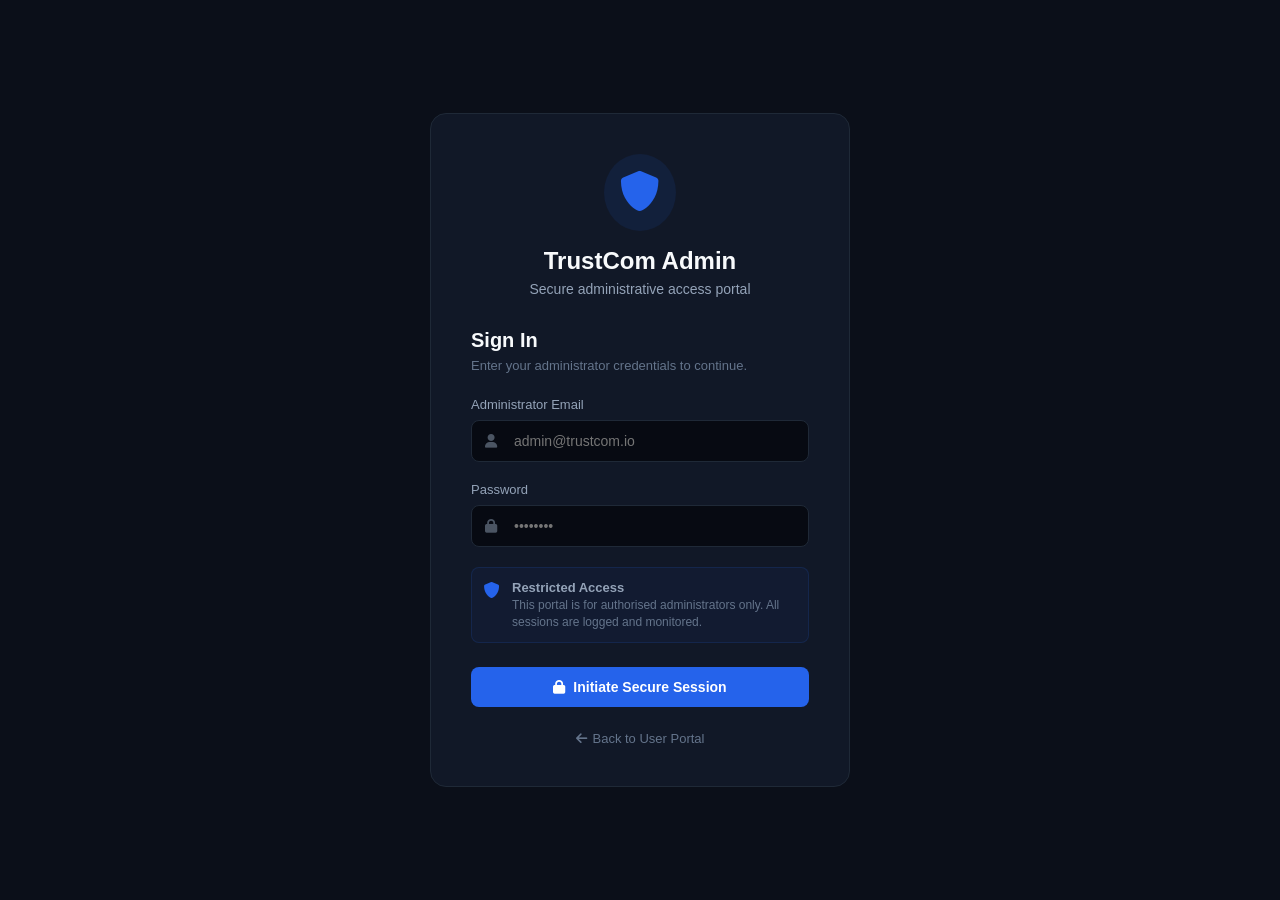
<file: index.html>
<!DOCTYPE html>
<html lang="en">
<head>
    <meta charset="UTF-8">
    <meta name="viewport" content="width=device-width, initial-scale=1.0">
    <title>TrustCom Admin | Sign In</title>
    <link rel="stylesheet" href="https://cdnjs.cloudflare.com/ajax/libs/font-awesome/6.0.0/css/all.min.css">
    <style>
        body {
            background-color: #0b0f19;
            color: #f8fafc;
            font-family: 'Segoe UI', Tahoma, Geneva, Verdana, sans-serif;
            display: flex;
            justify-content: center;
            align-items: center;
            height: 100vh;
            margin: 0;
        }
        .login-container {
            background-color: #111827;
            padding: 40px;
            border-radius: 16px;
            border: 1px solid #1f2937;
            width: 100%;
            max-width: 420px;
            box-sizing: border-box;
        }
        .logo-area {
            text-align: center;
            margin-bottom: 32px;
        }
        .logo-area .shield-icon {
            font-size: 40px;
            color: #2563eb;
            background: rgba(37, 99, 235, 0.1);
            padding: 16px;
            border-radius: 50%;
            margin-bottom: 16px;
            display: inline-block;
        }
        .logo-area h2 {
            margin: 0;
            font-size: 24px;
            font-weight: 600;
        }
        .logo-area p {
            margin: 6px 0 0 0;
            color: #94a3b8;
            font-size: 14px;
        }
        .form-title {
            font-size: 20px;
            font-weight: 600;
            margin-bottom: 6px;
        }
        .form-desc {
            font-size: 13px;
            color: #64748b;
            margin-bottom: 24px;
        }
        .form-group {
            margin-bottom: 20px;
        }
        .form-group label {
            display: block;
            margin-bottom: 8px;
            font-size: 13px;
            color: #94a3b8;
            font-weight: 500;
        }
        .input-wrapper {
            position: relative;
        }
        .input-wrapper i {
            position: absolute;
            left: 14px;
            top: 50%;
            transform: translateY(-50%);
            color: #4b5563;
            font-size: 14px;
        }
        .form-control {
            width: 100%;
            padding: 12px 14px 12px 42px;
            background-color: #070a12;
            border: 1px solid #1f2937;
            border-radius: 8px;
            color: white;
            font-size: 14px;
            box-sizing: border-box;
            outline: none;
            transition: all 0.2s ease;
        }
        .form-control:focus {
            border-color: #2563eb;
            box-shadow: 0 0 0 2px rgba(37, 99, 235, 0.2);
        }
        .restricted-box {
            background-color: rgba(37, 99, 235, 0.05);
            border: 1px solid rgba(37, 99, 235, 0.15);
            border-radius: 8px;
            padding: 12px;
            margin-bottom: 24px;
            display: flex;
            gap: 12px;
            align-items: flex-start;
        }
        .restricted-box i {
            color: #2563eb;
            font-size: 16px;
            margin-top: 2px;
        }
        .restricted-box div h5 {
            margin: 0;
            font-size: 13px;
            color: #94a3b8;
            font-weight: 600;
        }
        .restricted-box div p {
            margin: 2px 0 0 0;
            font-size: 12px;
            color: #64748b;
            line-height: 1.4;
        }
        .login-btn {
            width: 100%;
            padding: 12px;
            background-color: #2563eb;
            color: white;
            border: none;
            border-radius: 8px;
            font-size: 14px;
            font-weight: 600;
            cursor: pointer;
            display: flex;
            justify-content: center;
            align-items: center;
            gap: 8px;
        }
        .login-btn:hover {
            background-color: #1d4ed8;
        }
        .error-message {
            color: #ef4444;
            font-size: 13px;
            margin-bottom: 16px;
            display: none;
            align-items: center;
            gap: 6px;
            justify-content: center;
        }
        .footer-links {
            text-align: center;
            margin-top: 24px;
            font-size: 13px;
        }
        .footer-links a {
            color: #64748b;
            text-decoration: none;
            display: inline-flex;
            align-items: center;
            gap: 6px;
        }
        .footer-links a:hover {
            color: #94a3b8;
        }
    </style>
</head>
<body>

    <div class="login-container">
        <div class="logo-area">
            <div class="shield-icon"><i class="fas fa-shield-alt"></i></div>
            <h2>TrustCom Admin</h2>
            <p>Secure administrative access portal</p>
        </div>

        <div class="form-title">Sign In</div>
        <div class="form-desc">Enter your administrator credentials to continue.</div>

        <div class="error-message" id="errorMessage">
            <i class="fas fa-exclamation-circle"></i> Invalid email or password!
        </div>

        <form id="loginForm">
            <div class="form-group">
                <label>Administrator Email</label>
                <div class="input-wrapper">
                    <i class="fas fa-user"></i>
                    <input type="email" id="adminEmail" class="form-control" placeholder="admin@trustcom.io" required>
                </div>
            </div>

            <div class="form-group">
                <label>Password</label>
                <div class="input-wrapper">
                    <i class="fas fa-lock"></i>
                    <input type="password" id="adminPassword" class="form-control" placeholder="••••••••" required>
                </div>
            </div>

            <div class="restricted-box">
                <i class="fas fa-shield-alt"></i>
                <div>
                    <h5>Restricted Access</h5>
                    <p>This portal is for authorised administrators only. All sessions are logged and monitored.</p>
                </div>
            </div>

            <button type="submit" class="login-btn">
                <i class="fas fa-lock"></i> Initiate Secure Session
            </button>
        </form>

        <div class="footer-links">
            <a href="#" id="backToUserPortal"><i class="fas fa-arrow-left"></i> Back to User Portal</a>
        </div>
    </div>

    <script>
        document.getElementById('loginForm').addEventListener('submit', function(e) {
            e.preventDefault();
            
            const emailInput = document.getElementById('adminEmail').value.trim();
            const passwordInput = document.getElementById('adminPassword').value;
            const errorDiv = document.getElementById('errorMessage');

            // Maida Amjad administrative login keys
            const correctEmail = "maidaamjad32@gmail.com";
            const correctPassword = "maida0123";

            if (emailInput === correctEmail && passwordInput === correctPassword) {
                errorDiv.style.display = 'none';
                window.location.href = "dashboard.html";
            } else {
                errorDiv.style.display = 'flex';
            }
        });

        // User portal utility notification
        document.getElementById('backToUserPortal').addEventListener('click', function(e) {
            e.preventDefault();
            alert('User Portal page configuration coming soon.');
        });
    </script>
</body>
</html>
</file>
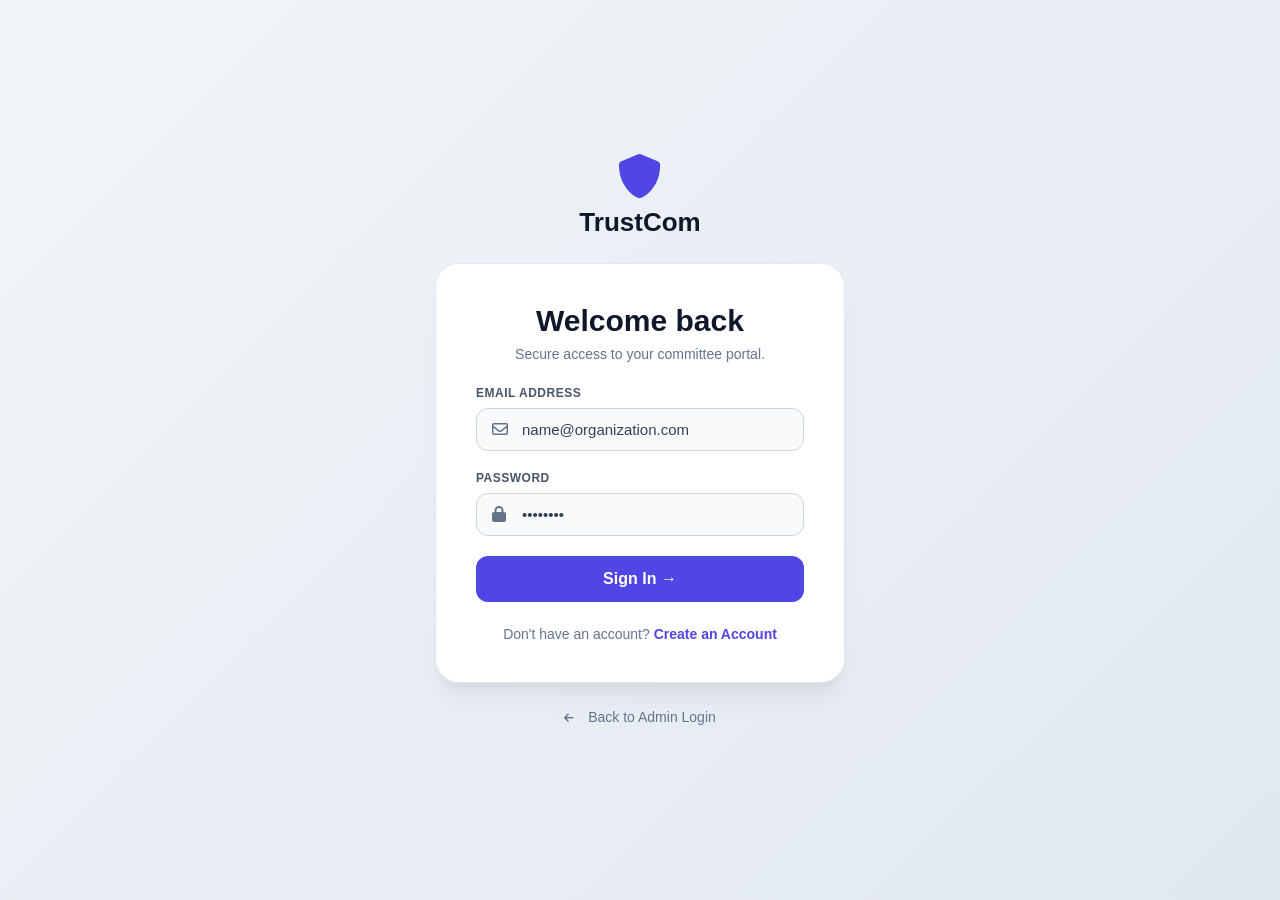
<file: user-login.html>
<!DOCTYPE html>
<html lang="en">
<head>
    <meta charset="UTF-8">
    <meta name="viewport" content="width=device-width, initial-scale=1.0">
    <title>TrustCom | Committee Portal</title>
    <link rel="stylesheet" href="https://cdnjs.cloudflare.com/ajax/libs/font-awesome/6.0.0/css/all.min.css">
    <link rel="stylesheet" href="style.css"> 
    <style>
        body {
            background: linear-gradient(135deg, #f1f5f9 0%, #e2e8f0 100%) !important;
            color: #1e293b !important;
            font-family: sans-serif;
            display: flex;
            justify-content: center;
            align-items: center;
            min-height: 100vh;
            margin: 0;
        }
        .main-wrapper {
            width: 100%;
            max-width: 450px;
            padding: 20px;
            box-sizing: border-box;
        }
        .top-header {
            text-align: center;
            margin-bottom: 25px;
        }
        .user-card {
            background: #ffffff !important;
            border-radius: 24px !important;
            box-shadow: 0 20px 25px -5px rgba(0, 0, 0, 0.05), 0 10px 10px -5px rgba(0, 0, 0, 0.04) !important;
            border: 1px solid #e2e8f0 !important;
            padding: 40px !important;
        }
        .user-card h2 {
            color: #0f172a !important;
            font-size: 30px !important;
            font-weight: 800 !important;
            text-align: center;
            margin: 0 0 8px 0;
        }
        .user-card p.card-instruction {
            color: #64748b !important;
            text-align: center;
            margin-bottom: 24px;
            font-size: 14px;
        }
        .input-group {
            margin-bottom: 20px;
        }
        .user-card label {
            color: #475569 !important;
            font-weight: 600;
            font-size: 12px;
            display: block;
            margin-bottom: 8px;
            text-transform: uppercase;
            letter-spacing: 0.5px;
        }
        .user-card .input-with-icon {
            position: relative;
        }
        .user-card .input-with-icon input, .user-card .input-with-icon select {
            width: 100%;
            padding: 12px 16px 12px 45px;
            background: #f8fafc !important;
            border: 1px solid #cbd5e1 !important;
            color: #0f172a !important;
            border-radius: 12px;
            box-sizing: border-box;
            font-size: 15px;
            outline: none;
            appearance: none;
        }
        .user-card .input-with-icon i {
            position: absolute;
            left: 16px;
            top: 50%;
            transform: translateY(-50%);
            color: #64748b !important;
            font-size: 16px;
            z-index: 2;
        }
        .user-card .secure-btn {
            background: #4f46e5 !important;
            color: white !important;
            width: 100%;
            padding: 14px;
            border: none;
            border-radius: 12px;
            font-size: 16px;
            font-weight: 600;
            cursor: pointer;
            margin-top: 15px;
            display: flex;
            justify-content: center;
            align-items: center;
            gap: 8px;
        }
        .user-card .secure-btn:hover {
            background: #4338ca !important;
        }
        .hidden-flow {
            display: none !important;
        }
        .footer-links {
            text-align: center;
            margin-top: 25px;
        }
        .back-link {
            color: #64748b !important;
            text-decoration: none;
            font-size: 14px;
            font-weight: 500;
            display: inline-flex;
            align-items: center;
            gap: 8px;
        }
        .back-link:hover {
            color: #4f46e5 !important;
        }
        .error-container {
            color: #ef4444;
            font-size: 13px;
            margin-bottom: 16px;
            display: none;
            align-items: center;
            gap: 6px;
            justify-content: center;
        }
    </style>
</head>
<body>

    <div class="main-wrapper">
        <div class="top-header">
            <i class="fas fa-shield-alt" style="color: #4f46e5; font-size: 44px; margin-bottom: 8px;"></i>
            <h1 style="color: #0f172a; font-size: 26px; margin: 0; font-weight: 800;">TrustCom</h1>
        </div>

        <div class="login-card user-card" id="userLoginBlock">
            <h2>Welcome back</h2>
            <p class="card-instruction">Secure access to your committee portal.</p>

            <div class="error-container" id="loginError">
                <i class="fas fa-exclamation-circle"></i> Invalid account details!
            </div>

            <form id="userLoginForm" autocomplete="off">
                <div class="input-group">
                    <label>Email Address</label>
                    <div class="input-with-icon">
                        <i class="far fa-envelope"></i>
                        <input type="email" id="loginEmail" placeholder="name@organization.com" autocomplete="new-password" required>
                    </div>
                </div>

                <div class="input-group">
                    <label>Password</label>
                    <div class="input-with-icon">
                        <i class="fas fa-lock"></i>
                        <input type="password" id="loginPassword" placeholder="••••••••" autocomplete="new-password" required>
                    </div>
                </div>

                <button type="submit" class="secure-btn">
                    Sign In &rarr;
                </button>
            </form>

            <p style="margin-top: 24px; font-size: 14px; color: #64748b; text-align: center; margin-bottom: 0;">
                Don't have an account? <a href="#" onclick="switchFlow('signup')" style="color: #4f46e5; text-decoration: none; font-weight: 600;">Create an Account</a>
            </p>
        </div>

        <div class="login-card user-card hidden-flow" id="userSignupBlock">
            <h2>Create account</h2>
            <p class="card-instruction">Join thousands of trusted committee members.</p>

            <div class="error-container" id="signupError">
                <i class="fas fa-exclamation-circle"></i> This email is already registered!
            </div>

            <form id="userSignupForm" autocomplete="off">
                <div class="input-group">
                    <label>Full Name</label>
                    <div class="input-with-icon">
                        <i class="far fa-user"></i>
                        <input type="text" id="signupName" placeholder="John Doe" required>
                    </div>
                </div>

                <div class="input-group">
                    <label>Email Address</label>
                    <div class="input-with-icon">
                        <i class="far fa-envelope"></i>
                        <input type="email" id="signupEmail" placeholder="name@organization.com" autocomplete="new-password" required>
                    </div>
                </div>

                <div class="input-group">
                    <label>Password</label>
                    <div class="input-with-icon">
                        <i class="fas fa-lock"></i>
                        <input type="password" id="signupPassword" placeholder="Min 8 characters" minlength="8" autocomplete="new-password" required>
                    </div>
                </div>

                <button type="submit" class="secure-btn">
                    Create Account &rarr;
                </button>
            </form>

            <p style="margin-top: 24px; font-size: 14px; color: #64748b; text-align: center; margin-bottom: 0;">
                Already have an account? <a href="#" onclick="switchFlow('login')" style="color: #4f46e5; text-decoration: none; font-weight: 600;">Sign In</a>
            </p>
        </div>

        <div class="footer-links">
            <a href="index.html" class="back-link">
                <i class="fas fa-arrow-left"></i>
                Back to Admin Login
            </a>
        </div>
    </div>

    <script>
        function switchFlow(mode) {
            const loginBlock = document.getElementById('userLoginBlock');
            const signupBlock = document.getElementById('userSignupBlock');
            document.getElementById('loginError').style.display = 'none';
            document.getElementById('signupError').style.display = 'none';
            
            if(mode === 'signup') {
                loginBlock.classList.add('hidden-flow');
                signupBlock.classList.remove('hidden-flow');
            } else {
                signupBlock.classList.add('hidden-flow');
                loginBlock.classList.remove('hidden-flow');
            }
        }

        // SIGN UP PROCESS (Saves user to localStorage)
        document.getElementById('userSignupForm').addEventListener('submit', function(e) {
            e.preventDefault();
            
            const fullName = document.getElementById('signupName').value.trim();
            const email = document.getElementById('signupEmail').value.trim().toLowerCase();
            const password = document.getElementById('signupPassword').value;
            const signupError = document.getElementById('signupError');
            
            let systemUsers = JSON.parse(localStorage.getItem('trustcom_users')) || [];
            
            // Check agar email pehle se exist karti ho
            const exists = systemUsers.some(user => user.email === email);
            if(exists) {
                signupError.style.display = 'flex';
                return;
            }

            signupError.style.display = 'none';

            // Naya user object with password logic
            const newUser = {
                name: fullName,
                email: email,
                password: password, // Saved securely in local state for simulation
                trust: "0%",
                status: "Pending"
            };

            systemUsers.unshift(newUser);
            localStorage.setItem('trustcom_users', JSON.stringify(systemUsers));

            alert('Account created successfully! Please log in.');
            document.getElementById('userSignupForm').reset();
            switchFlow('login');
        });

        // LOGIN PROCESS (Validates against localStorage entries)
        document.getElementById('userLoginForm').addEventListener('submit', function(e) {
            e.preventDefault();
            
            const email = document.getElementById('loginEmail').value.trim().toLowerCase();
            const password = document.getElementById('loginPassword').value;
            const loginError = document.getElementById('loginError');
            
            let systemUsers = JSON.parse(localStorage.getItem('trustcom_users')) || [];
            
            // Match email and password inside the stored local database array
            const matchedUser = systemUsers.find(user => user.email === email && user.password === password);
            
            if (matchedUser) {
                loginError.style.display = 'none';
                alert('Welcome back, ' + matchedUser.name + '!');
                
                // Redirecting to verification stream so users can upload details
                window.location.href = 'verification.html'; 
            } else {
                // If account credentials do not match
                loginError.style.display = 'flex';
            }
        });
    </script>
</body>
</html>
</file>
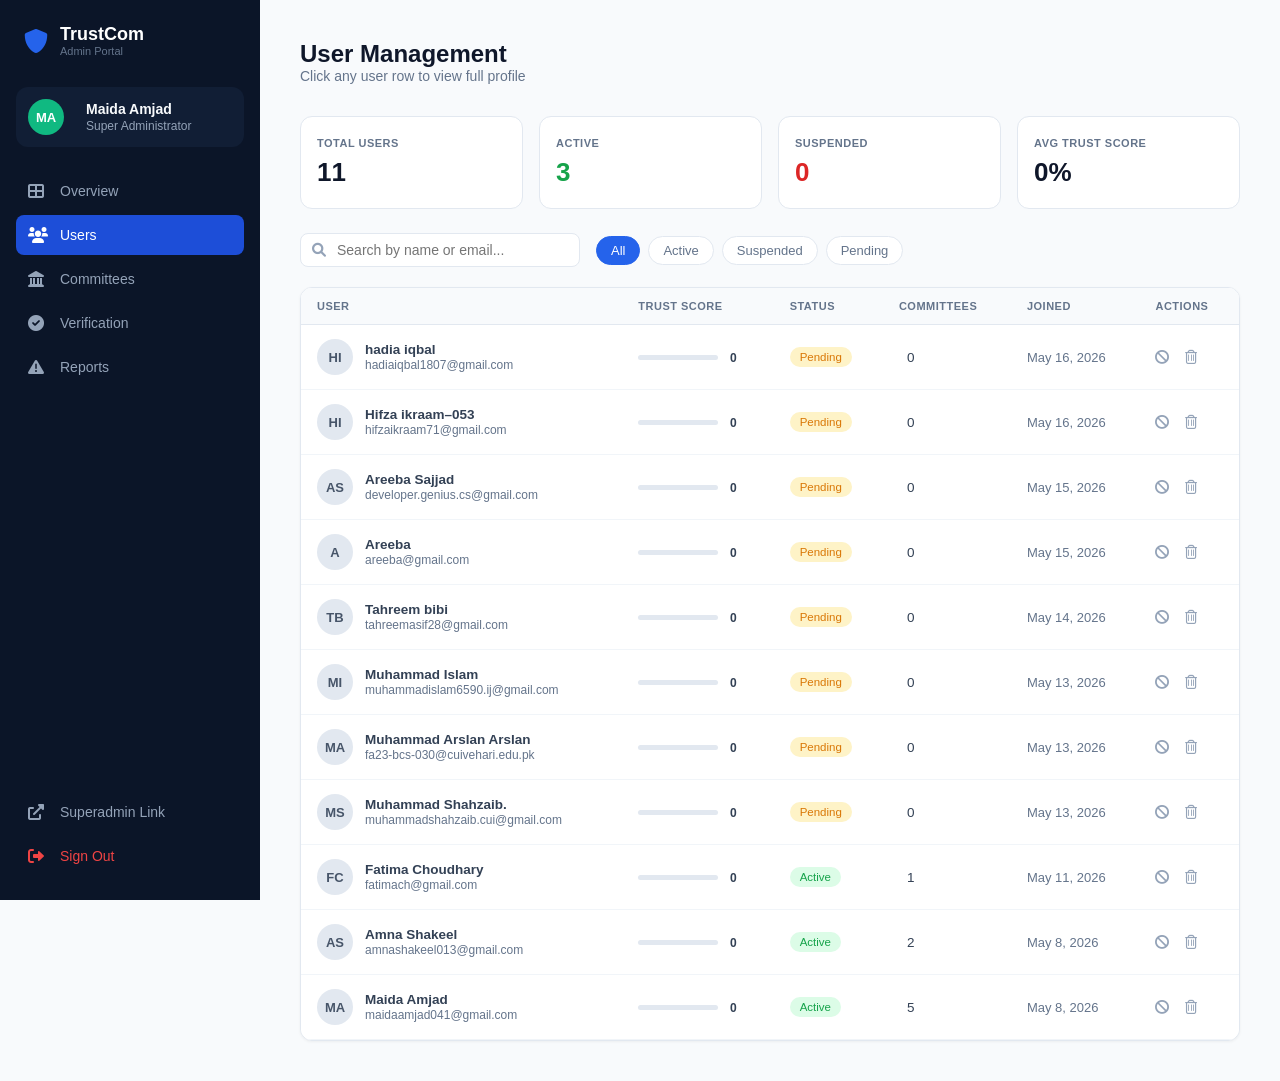
<file: users.html>
<!DOCTYPE html>
<html lang="en">
<head>
    <meta charset="UTF-8">
    <meta name="viewport" content="width=device-width, initial-scale=1.0">
    <title>TrustCom Admin | User Management</title>
    <link rel="stylesheet" href="https://cdnjs.cloudflare.com/ajax/libs/font-awesome/6.0.0/css/all.min.css">
    <link rel="stylesheet" href="dashboard-style.css">
    <style>
        .user-summary-grid {
            display: grid;
            grid-template-columns: repeat(4, 1fr);
            gap: 16px;
            margin-bottom: 24px;
        }
        .summary-card {
            background: white;
            padding: 20px 16px;
            border-radius: 12px;
            border: 1px solid #e2e8f0;
        }
        .summary-card p {
            font-size: 11px;
            color: #64748b;
            margin: 0 0 8px 0;
            text-transform: uppercase;
            font-weight: 600;
            letter-spacing: 0.5px;
        }
        .summary-card h2 {
            font-size: 26px;
            color: #0f172a;
            margin: 0;
            font-weight: 700;
        }
        .filter-tabs {
            display: flex;
            gap: 8px;
            align-items: center;
            width: 100%;
        }
        .tab-btn {
            padding: 6px 14px;
            border-radius: 20px;
            border: 1px solid #e2e8f0;
            background: white;
            font-size: 13px;
            cursor: pointer;
            color: #64748b;
            font-weight: 500;
            transition: all 0.2s ease;
        }
        .tab-btn.active {
            background: #2563eb;
            color: white;
            border-color: #2563eb;
        }
        .search-bar-wrap {
            position: relative;
            width: 280px;
            margin-right: 8px;
        }
        .search-bar-wrap i {
            position: absolute;
            left: 12px;
            top: 50%;
            transform: translateY(-50%);
            color: #94a3b8;
            font-size: 14px;
        }
        .search-input {
            width: 100%;
            padding: 8px 12px 8px 36px;
            border: 1px solid #e2e8f0;
            border-radius: 8px;
            font-size: 14px;
            outline: none;
            box-sizing: border-box;
        }
        .user-table {
            width: 100%;
            border-collapse: collapse;
            background: white;
        }
        .user-table th {
            background: #f8fafc;
            padding: 12px 16px;
            text-align: left;
            font-size: 11px;
            text-transform: uppercase;
            color: #64748b;
            font-weight: 600;
            border-bottom: 1px solid #e2e8f0;
            letter-spacing: 0.5px;
        }
        .user-table td {
            padding: 14px 16px;
            border-bottom: 1px solid #f1f5f9;
            font-size: 13.5px;
            color: #334155;
            vertical-align: middle;
        }
        .user-info-cell {
            display: flex;
            align-items: center;
            gap: 12px;
        }
        .user-avatar {
            width: 36px;
            height: 36px;
            border-radius: 50%;
            background: #e2e8f0;
            color: #475569;
            display: flex;
            align-items: center;
            justify-content: center;
            font-weight: 600;
            font-size: 13px;
        }
        .badge {
            padding: 4px 10px;
            border-radius: 12px;
            font-size: 11.5px;
            font-weight: 500;
            display: inline-block;
        }
        .badge-active { background: #dcfce7; color: #16a34a; }
        .badge-pending { background: #fef3c7; color: #d97706; }
        .badge-suspended { background: #fee2e2; color: #dc2626; }
        
        .action-icon {
            color: #94a3b8;
            cursor: pointer;
            margin-right: 12px;
            font-size: 14px;
            transition: color 0.2s;
        }
        .action-icon:hover { color: #1e293b; }
        .action-icon.ban-btn:hover { color: #dc2626; }
        
        .trust-line-bg {
            background: #e2e8f0;
            height: 5px;
            border-radius: 4px;
            width: 80px;
            display: inline-block;
            vertical-align: middle;
            margin-right: 8px;
        }
        .trust-line-fill {
            background: #cbd5e1;
            height: 100%;
            border-radius: 4px;
        }
        .trust-line-fill.has-score {
            background: #16a34a;
        }
    </style>
</head>
<body>

    <div class="dashboard-container">
        <aside class="sidebar">
            <div class="sidebar-top">
                <div class="brand-logo">
                    <i class="fas fa-shield-alt"></i>
                    <div>
                        <h3>TrustCom</h3>
                        <p>Admin Portal</p>
                    </div>
                </div>

                <div class="admin-profile-card" data-admin-email="maidaamjad32@gmail.com" data-admin-pass="maida0123">
                    <div class="avatar" style="background-color: #10b981; color: white; display: flex; align-items: center; justify-content: center; font-weight: bold; width: 36px; height: 36px; border-radius: 50%;">MA</div>
                    <div class="admin-info" style="margin-left: 10px;">
                        <h4 style="margin: 0; font-size: 14px; color: #f8fafc; font-weight: 600;">Maida Amjad</h4>
                        <p style="margin: 2px 0 0 0; font-size: 12px; color: #94a3b8;">Super Administrator</p>
                    </div>
                </div>

                <nav class="nav-menu">
                    <a href="dashboard.html" class="nav-item">
                        <i class="fas fa-th-large"></i> Overview
                    </a>
                    <a href="users.html" class="nav-item active">
                        <i class="fas fa-users"></i> Users
                    </a>
                    <a href="committees.html" class="nav-item">
                        <i class="fas fa-landmark"></i> Committees
                    </a>
                    <a href="verification.html" class="nav-item">
                        <i class="fas fa-check-circle"></i> Verification
                    </a>
                    <a href="reports.html" class="nav-item">
                        <i class="fas fa-exclamation-triangle"></i> Reports
                    </a>
                </nav>
            </div>

            <div class="sidebar-bottom">
                <a href="#" class="nav-item logout-sub" id="superadminLink" onclick="alert('Superadmin Portal coming soon!')">
                    <i class="fas fa-external-link-alt"></i> Superadmin Link
                </a>
                <a href="index.html" class="nav-item signout-btn">
                    <i class="fas fa-sign-out-alt"></i> Sign Out
                </a>
            </div>
        </aside>

        <main class="main-content">
            <header class="content-header">
                <div class="header-title">
                    <h2>User Management</h2>
                    <p>Click any user row to view full profile</p>
                </div>
            </header>

            <section class="user-summary-grid">
                <div class="summary-card">
                    <p>Total Users</p>
                    <h2 id="card-total">11</h2>
                </div>
                <div class="summary-card">
                    <p>Active</p>
                    <h2 id="card-active" style="color: #16a34a;">3</h2>
                </div>
                <div class="summary-card">
                    <p>Suspended</p>
                    <h2 id="card-suspended" style="color: #dc2626;">0</h2>
                </div>
                <div class="summary-card">
                    <p>Avg Trust Score</p>
                    <h2 id="card-avg-score">0%</h2>
                </div>
            </section>

            <div style="margin-bottom: 20px;">
                <div class="filter-tabs">
                    <div class="search-bar-wrap">
                        <i class="fas fa-search"></i>
                        <input type="text" id="userInputSearch" placeholder="Search by name or email..." class="search-input">
                    </div>
                    <button class="tab-btn active" data-filter="all">All</button>
                    <button class="tab-btn" data-filter="Active">Active</button>
                    <button class="tab-btn" data-filter="Suspended">Suspended</button>
                    <button class="tab-btn" data-filter="Pending">Pending</button>
                </div>
            </div>

            <div class="table-container" style="margin-top: 0; padding: 0; background: white; border: 1px solid #e2e8f0; border-radius: 12px; overflow: hidden; box-shadow: 0 1px 3px rgba(0,0,0,0.05);">
                <table class="user-table">
                    <thead>
                        <tr>
                            <th>User</th>
                            <th>Trust Score</th>
                            <th>Status</th>
                            <th>Committees</th>
                            <th>Joined</th>
                            <th>Actions</th>
                        </tr>
                    </thead>
                    <tbody id="userTableBody">
                        </tbody>
                </table>
            </div>
        </main>
    </div>

    <script>
        const platformUsers = [
            { name: "hadia iqbal", email: "hadiaiqbal1807@gmail.com", score: 0, status: "Pending", committees: 0, joined: "May 16, 2026" },
            { name: "Hifza ikraam–053", email: "hifzaikraam71@gmail.com", score: 0, status: "Pending", committees: 0, joined: "May 16, 2026" },
            { name: "Areeba Sajjad", email: "developer.genius.cs@gmail.com", score: 0, status: "Pending", committees: 0, joined: "May 15, 2026" },
            { name: "Areeba", email: "areeba@gmail.com", score: 0, status: "Pending", committees: 0, joined: "May 15, 2026" },
            { name: "Tahreem bibi", email: "tahreemasif28@gmail.com", score: 0, status: "Pending", committees: 0, joined: "May 14, 2026" },
            { name: "Muhammad Islam", email: "muhammadislam6590.ij@gmail.com", score: 0, status: "Pending", committees: 0, joined: "May 13, 2026" },
            { name: "Muhammad Arslan Arslan", email: "fa23-bcs-030@cuivehari.edu.pk", score: 0, status: "Pending", committees: 0, joined: "May 13, 2026" },
            { name: "Muhammad Shahzaib.", email: "muhammadshahzaib.cui@gmail.com", score: 0, status: "Pending", committees: 0, joined: "May 13, 2026" },
            { name: "Fatima Choudhary", email: "fatimach@gmail.com", score: 0, status: "Active", committees: 1, joined: "May 11, 2026" },
            { name: "Amna Shakeel", email: "amnashakeel013@gmail.com", score: 0, status: "Active", committees: 2, joined: "May 8, 2026" },
            { name: "Maida Amjad", email: "maidaamjad041@gmail.com", score: 0, status: "Active", committees: 5, joined: "May 8, 2026" }
        ];

        let selectedFilter = 'all';

        function getInitials(name) {
            const words = name.trim().split(' ');
            let letters = words[0] ? words[0][0].toUpperCase() : 'U';
            if (words.length > 1 && words[1]) {
                letters += words[1][0].toUpperCase();
            }
            return letters;
        }

        function renderUserTable() {
            const tbody = document.getElementById('userTableBody');
            const searchStr = document.getElementById('userInputSearch').value.toLowerCase().trim();
            tbody.innerHTML = '';

            const filteredList = platformUsers.filter(user => {
                const matchesTab = (selectedFilter === 'all' || user.status === selectedFilter);
                const matchesSearch = user.name.toLowerCase().includes(searchStr) || user.email.toLowerCase().includes(searchStr);
                return matchesTab && matchesSearch;
            });

            if (filteredList.length === 0) {
                tbody.innerHTML = `<tr><td colspan="6" style="text-align:center; padding:30px; color:#94a3b8;">No matching platform users found.</td></tr>`;
                return;
            }

            filteredList.forEach(user => {
                let statusClass = 'badge-pending';
                if (user.status === 'Active') statusClass = 'badge-active';
                if (user.status === 'Suspended') statusClass = 'badge-suspended';

                const fillClass = user.score > 0 ? 'trust-line-fill has-score' : 'trust-line-fill';

                const rowHtml = `
                    <tr>
                        <td>
                            <div class="user-info-cell">
                                <div class="user-avatar">${getInitials(user.name)}</div>
                                <div>
                                    <strong>${user.name}</strong><br>
                                    <small style="color:#64748b; font-size:12px;">${user.email}</small>
                                </div>
                            </div>
                        </td>
                        <td>
                            <div class="trust-line-bg">
                                <div class="${fillClass}" style="width: ${user.score}%"></div>
                            </div>
                            <span style="font-size:12px; font-weight:600;">${user.score}</span>
                        </td>
                        <td><span class="badge ${statusClass}">${user.status}</span></td>
                        <td style="font-weight: 500; padding-left: 24px;">${user.committees}</td>
                        <td style="color: #64748b; font-size:13px;">${user.joined}</td>
                        <td>
                            <i class="fas fa-ban action-icon ban-btn" title="Suspend User"></i>
                            <i class="far fa-trash-alt action-icon" title="Delete Account"></i>
                        </td>
                    </tr>
                `;
                tbody.insertAdjacentHTML('beforeend', rowHtml);
            });
        }

        document.querySelectorAll('.tab-btn').forEach(button => {
            button.addEventListener('click', function() {
                document.querySelectorAll('.tab-btn').forEach(b => b.classList.remove('active'));
                this.classList.add('active');
                selectedFilter = this.getAttribute('data-filter');
                renderUserTable();
            });
        });

        document.getElementById('userInputSearch').addEventListener('input', renderUserTable);

        function calculateStats() {
            document.getElementById('card-total').innerText = platformUsers.length;
            document.getElementById('card-active').innerText = platformUsers.filter(u => u.status === 'Active').length;
            document.getElementById('card-suspended').innerText = platformUsers.filter(u => u.status === 'Suspended').length;
            
            const totalScore = platformUsers.reduce((sum, u) => sum + u.score, 0);
            const avg = platformUsers.length > 0 ? Math.round(totalScore / platformUsers.length) : 0;
            document.getElementById('card-avg-score').innerText = `${avg}%`;
        }

        document.addEventListener('DOMContentLoaded', () => {
            calculateStats();
            renderUserTable();
        });
    </script>
</body>
</html>
</file>
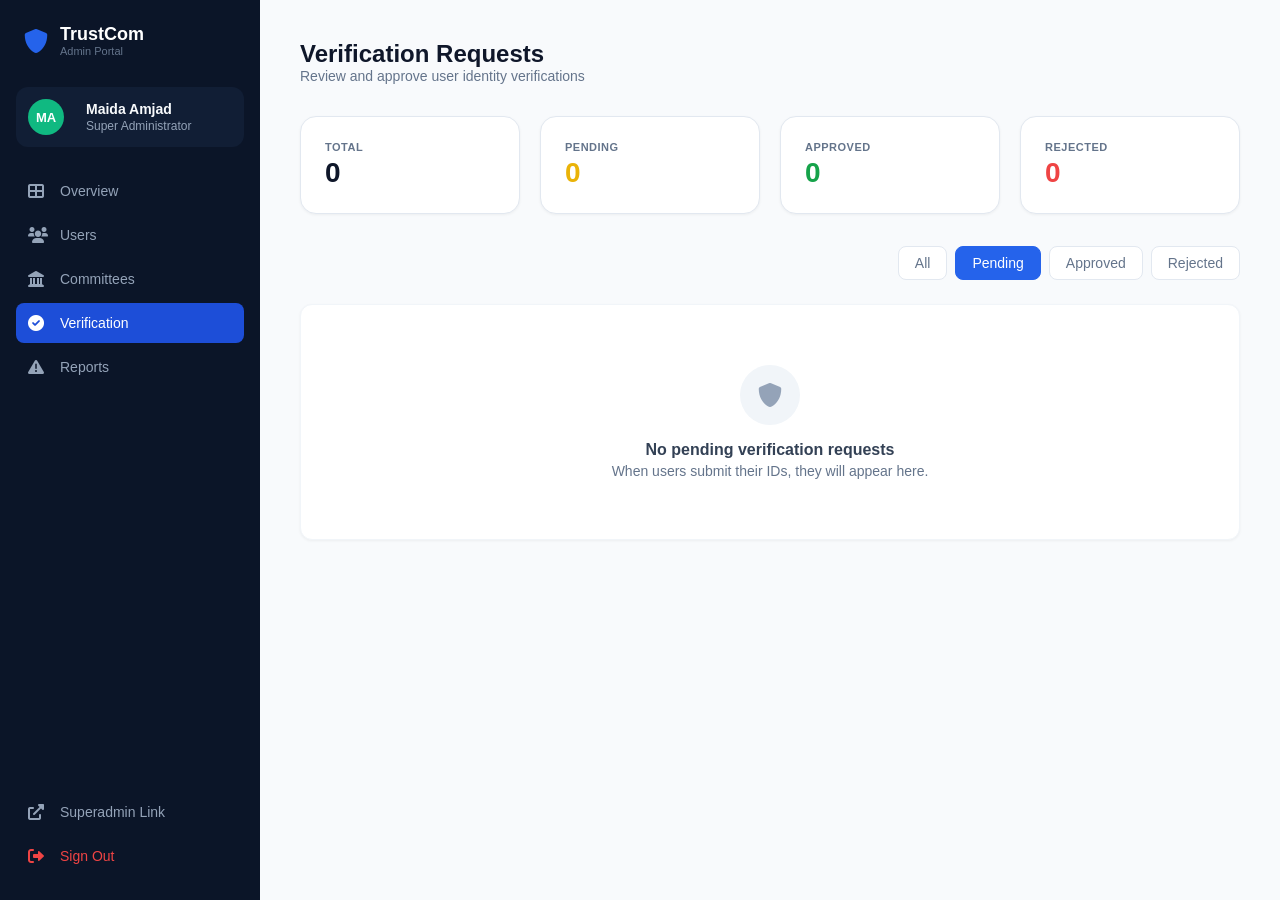
<file: verification.html>
<!DOCTYPE html>
<html lang="en">
<head>
    <meta charset="UTF-8">
    <meta name="viewport" content="width=device-width, initial-scale=1.0">
    <title>TrustCom Admin | Verification Requests</title>
    <link rel="stylesheet" href="https://cdnjs.cloudflare.com/ajax/libs/font-awesome/6.0.0/css/all.min.css">
    <link rel="stylesheet" href="dashboard-style.css">
</head>
<body>

    <div class="dashboard-container">
        
        <aside class="sidebar">
            <div class="sidebar-top">
                <div class="brand-logo">
                    <i class="fas fa-shield-alt"></i>
                    <div>
                        <h3>TrustCom</h3>
                        <p>Admin Portal</p>
                    </div>
                </div>

                <div class="admin-profile-card" data-admin-email="maidaamjad32@gmail.com" data-admin-pass="maida0123">
                    <div class="avatar" style="background-color: #10b981; color: white; display: flex; align-items: center; justify-content: center; font-weight: bold; width: 36px; height: 36px; border-radius: 50%;">MA</div>
                    <div class="admin-info" style="margin-left: 10px;">
                        <h4 style="margin: 0; font-size: 14px; color: #f8fafc; font-weight: 600;">Maida Amjad</h4>
                        <p style="margin: 2px 0 0 0; font-size: 12px; color: #94a3b8;">Super Administrator</p>
                    </div>
                </div>

                <nav class="nav-menu">
                    <a href="dashboard.html" class="nav-item">
                        <i class="fas fa-th-large"></i> Overview
                    </a>
                    <a href="users.html" class="nav-item">
                        <i class="fas fa-users"></i> Users
                    </a>
                    <a href="committees.html" class="nav-item">
                        <i class="fas fa-landmark"></i> Committees
                    </a>
                    <a href="verification.html" class="nav-item active">
                        <i class="fas fa-check-circle"></i> Verification
                    </a>
                    <a href="reports.html" class="nav-item">
                        <i class="fas fa-exclamation-triangle"></i> Reports
                    </a>
                </nav>
            </div>

            <div class="sidebar-bottom">
                <a href="#" class="nav-item logout-sub" id="superadminLink" onclick="alert('Superadmin Portal coming soon!')">
                    <i class="fas fa-external-link-alt"></i> Superadmin Link
                </a>
                <a href="index.html" class="nav-item signout-btn">
                    <i class="fas fa-sign-out-alt"></i> Sign Out
                </a>
            </div>
        </aside>

        <main class="main-content">
            <header class="content-header">
                <div class="header-title">
                    <h2>Verification Requests</h2>
                    <p>Review and approve user identity verifications</p>
                </div>
            </header>

            <section class="metrics-grid">
                <div class="metric-card">
                    <p class="card-label">TOTAL</p>
                    <h3 class="card-value" style="margin-bottom: 0;">0</h3>
                </div>
                <div class="metric-card">
                    <p class="card-label">PENDING</p>
                    <h3 class="card-value" style="margin-bottom: 0; color: #eab308;">0</h3>
                </div>
                <div class="metric-card">
                    <p class="card-label">APPROVED</p>
                    <h3 class="card-value" style="margin-bottom: 0; color: #16a34a;">0</h3>
                </div>
                <div class="metric-card">
                    <p class="card-label">REJECTED</p>
                    <h3 class="card-value" style="margin-bottom: 0; color: #ef4444;">0</h3>
                </div>
            </section>

            <div class="filter-bar">
                <div></div> <div class="filter-buttons">
                    <button class="filter-btn">All</button>
                    <button class="filter-btn active">Pending</button>
                    <button class="filter-btn">Approved</button>
                    <button class="filter-btn">Rejected</button>
                </div>
            </div>

            <div class="table-container" style="display: flex; flex-direction: column; align-items: center; justify-content: center; padding: 60px 24px; text-align: center;">
                <div style="background: #f1f5f9; width: 60px; height: 60px; border-radius: 50%; display: flex; align-items: center; justify-content: center; margin-bottom: 16px;">
                    <i class="fas fa-shield-alt" style="font-size: 24px; color: #94a3b8;"></i>
                </div>
                <h3 style="color: #334155; font-size: 16px; margin-bottom: 4px;">No pending verification requests</h3>
                <p style="color: #64748b; font-size: 14px;">When users submit their IDs, they will appear here.</p>
            </div>
        </main>
    </div>

</body>
</html>
</file>
<file: style.css>
/* -- Reset aur Basic Styles -- */
* {
    margin: 0;
    padding: 0;
    box-sizing: border-box;
    font-family: -apple-system, BlinkMacSystemFont, "Segoe UI", Roboto, sans-serif;
}

body {
    /* Exact original dark theme colors */
    background: radial-gradient(circle at center, #15294a 0%, #0b1528 100%);
    background-color: #0b1528; 
    color: #ffffff;
    display: flex;
    justify-content: center;
    align-items: center;
    min-height: 100vh;
    padding: 20px;
}

.main-wrapper {
    width: 100%;
    max-width: 450px;
    display: flex;
    flex-direction: column;
    align-items: center;
}

/* -- Top Header Style -- */
.top-header {
    text-align: center;
    margin-bottom: 32px;
}

.shield-icon {
    font-size: 52px;
    color: #1d4ed8; /* Premium blue */
    margin-bottom: 16px;
    background: linear-gradient(135deg, #3b82f6, #1d4ed8);
    -webkit-background-clip: text;
    -webkit-text-fill-color: transparent;
}

.top-header h1 {
    font-size: 26px;
    font-weight: 600;
    color: #ffffff;
    margin-bottom: 6px;
}

.top-header .subtitle {
    font-size: 14px;
    color: #94a3b8; /* Exact slate grey description text */
}

/* -- Login Card Style -- */
.login-card {
    background-color: #111e35; /* Dark bluish card tint */
    width: 100%;
    padding: 35px;
    border-radius: 16px;
    border: 1px solid #1e293b;
    box-shadow: 0 20px 25px -5px rgba(0, 0, 0, 0.3);
}

.login-card h2 {
    font-size: 22px;
    font-weight: 600;
    color: #ffffff;
    margin-bottom: 8px;
}

.card-instruction {
    font-size: 13.5px;
    color: #64748b;
    margin-bottom: 28px;
}

/* -- Input Styles -- */
.input-group {
    margin-bottom: 20px;
}

.input-group label {
    display: block;
    margin-bottom: 8px;
    font-size: 13px;
    font-weight: 500;
    color: #94a3b8;
}

.input-with-icon {
    position: relative;
    display: flex;
    align-items: center;
}

.input-with-icon i:first-child {
    position: absolute;
    left: 14px;
    color: #475569;
    font-size: 15px;
}

.input-with-icon input {
    width: 100%;
    padding: 11px 14px 11px 42px;
    background-color: #0b1528; /* Inputs match the main body */
    border: 1px solid #1e293b;
    border-radius: 8px;
    color: #ffffff;
    font-size: 14px;
    transition: all 0.2s;
}

.input-with-icon input::placeholder {
    color: #334155;
}

.input-with-icon input:focus {
    outline: none;
    border-color: #2563eb;
    box-shadow: 0 0 0 2px rgba(37, 99, 235, 0.2);
}

.input-with-icon .eye-icon {
    position: absolute;
    right: 14px;
    color: #475569;
    font-size: 15px;
    cursor: pointer;
}

/* -- Restricted Access Box (Original blue layout) -- */
.restricted-box {
    background-color: #0b1528;
    border: 1px solid #1e293b;
    border-radius: 8px;
    padding: 14px;
    display: flex;
    align-items: flex-start;
    margin-bottom: 24px;
}

.restricted-icon {
    color: #2563eb; /* Original contains a blue alert icon instead of red */
    font-size: 16px;
    margin-right: 12px;
    margin-top: 3px;
}

.restricted-text h3 {
    font-size: 13px;
    font-weight: 500;
    color: #94a3b8;
    margin-bottom: 2px;
}

.restricted-text p {
    font-size: 11.5px;
    color: #64748b;
    line-height: 1.5;
}

/* -- Secure Button -- */
.secure-btn {
    width: 100%;
    padding: 12px;
    background-color: #1d4ed8; /* Smooth original button color */
    color: #ffffff;
    border: none;
    border-radius: 8px;
    font-size: 14px;
    font-weight: 600;
    cursor: pointer;
    display: flex;
    justify-content: center;
    align-items: center;
    transition: background 0.2s;
}

.secure-btn:hover {
    background-color: #1e40af;
}

.secure-btn i {
    margin-right: 8px;
    font-size: 14px;
}

/* -- Footer Links Style -- */
.footer-links {
    margin-top: 28px;
    text-align: center;
}

.back-link {
    display: inline-flex;
    justify-content: center;
    align-items: center;
    color: #64748b;
    text-decoration: none;
    font-size: 13px;
    margin-bottom: 20px;
    transition: color 0.2s;
}

.back-link:hover {
    color: #94a3b8;
}

.back-link i {
    margin-right: 6px;
    font-size: 11px;
}

.session-info {
    font-size: 11px;
    color: #475569;
}

.session-info i {
    margin-right: 4px;
    font-size: 10px;
}
</file>
<file: dashboard-style.css>
/* -- Reset Styles -- */
* {
    margin: 0;
    padding: 0;
    box-sizing: border-box;
    font-family: -apple-system, BlinkMacSystemFont, "Segoe UI", Roboto, sans-serif;
}

body {
    background-color: #f8fafc; /* Original light background for main area */
    color: #1e293b;
    min-height: 100vh;
}

.dashboard-container {
    display: flex;
    min-height: 100vh;
}

/* ================= SIDEBAR STYLES ================= */
.sidebar {
    width: 260px;
    background-color: #0b1528; /* Same dark theme from login */
    color: white;
    display: flex;
    flex-direction: column;
    justify-content: space-between;
    padding: 24px 16px;
    position: fixed;
    height: 100vh;
}

.brand-logo {
    display: flex;
    align-items: center;
    gap: 12px;
    margin-bottom: 30px;
    padding-left: 8px;
}

.brand-logo i {
    font-size: 24px;
    color: #2563eb;
}

.brand-logo h3 {
    font-size: 18px;
    font-weight: 600;
}

.brand-logo p {
    font-size: 11px;
    color: #64748b;
}

/* Profile Card in Sidebar */
.admin-profile-card {
    background-color: #111e35;
    padding: 12px;
    border-radius: 12px;
    display: flex;
    align-items: center;
    gap: 12px;
    margin-bottom: 24px;
}

.avatar {
    background-color: #2563eb;
    width: 36px;
    height: 36px;
    border-radius: 50%;
    display: flex;
    justify-content: center;
    align-items: center;
    font-weight: 600;
    font-size: 13px;
}

.admin-info h4 {
    font-size: 13.5px;
    font-weight: 500;
}

.admin-info p {
    font-size: 11px;
    color: #64748b;
}

/* Nav Items */
.nav-menu {
    display: flex;
    flex-direction: column;
    gap: 4px;
}

.nav-item {
    display: flex;
    align-items: center;
    gap: 12px;
    padding: 12px;
    color: #94a3b8;
    text-decoration: none;
    font-size: 14px;
    font-weight: 500;
    border-radius: 8px;
    transition: all 0.2s;
}

.nav-item i {
    font-size: 16px;
    width: 20px;
}

.nav-item:hover {
    background-color: #111e35;
    color: white;
}

.nav-item.active {
    background-color: #1d4ed8;
    color: white;
}

.sidebar-bottom {
    display: flex;
    flex-direction: column;
    gap: 4px;
}

.signout-btn {
    color: #ef4444;
}
.signout-btn:hover {
    background-color: rgba(239, 68, 68, 0.1);
    color: #ef4444;
}

/* ================= MAIN CONTENT STYLES ================= */
.main-content {
    margin-left: 260px; /* Leave space for sidebar */
    flex-grow: 1;
    padding: 40px;
}

.content-header {
    display: flex;
    justify-content: space-between;
    align-items: center;
    margin-bottom: 32px;
}

.header-title h2 {
    font-size: 24px;
    font-weight: 600;
    color: #0f172a;
}

.header-title p {
    font-size: 14px;
    color: #64748b;
}

.new-committee-btn {
    background-color: #1d4ed8;
    color: white;
    border: none;
    padding: 10px 16px;
    border-radius: 8px;
    font-weight: 500;
    font-size: 14px;
    cursor: pointer;
    display: flex;
    align-items: center;
    gap: 8px;
}

/* Metrics Grid Layout */
.metrics-grid {
    display: grid;
    grid-template-columns: repeat(4, 1fr);
    gap: 20px;
    margin-bottom: 32px;
}

.metric-card {
    background: white;
    border-radius: 16px;
    padding: 24px;
    border: 1px solid #e2e8f0;
    box-shadow: 0 1px 3px rgba(0,0,0,0.05);
}

.card-top {
    display: flex;
    justify-content: space-between;
    align-items: center;
    margin-bottom: 16px;
}

.card-icon-wrapper {
    width: 40px;
    height: 40px;
    border-radius: 10px;
    display: flex;
    justify-content: center;
    align-items: center;
    font-size: 18px;
}

/* Tint colors for icons background */
.blue-tint { background-color: #eff6ff; color: #2563eb; }
.green-tint { background-color: #f0fdf4; color: #16a34a; }
.orange-tint { background-color: #fff7ed; color: #ea580c; }
.red-tint { background-color: #fef2f2; color: #dc2626; }

.badge {
    padding: 4px 8px;
    border-radius: 20px;
    font-size: 11px;
    font-weight: 500;
}
.green-badge { background-color: #dcfce7; color: #15803d; }
.live-badge { background-color: #dcfce7; color: #16a34a; border: 1px solid #bbf7d0; }
.orange-badge { background-color: #ffedd5; color: #c2410c; }
.red-badge { background-color: #fee2e2; color: #b91c1c; }

.card-label {
    font-size: 11px;
    font-weight: 600;
    color: #64748b;
    letter-spacing: 0.5px;
    margin-bottom: 4px;
}

.card-value {
    font-size: 28px;
    font-weight: 700;
    color: #0f172a;
    margin-bottom: 12px;
}

.progress-bar-container {
    height: 6px;
    background-color: #f1f5f9;
    border-radius: 3px;
    overflow: hidden;
}

.progress-bar {
    height: 100%;
    border-radius: 3px;
}
.blue-bar { background-color: #2563eb; }
.green-bar { background-color: #16a34a; }
.orange-bar { background-color: #ea580c; }

.card-subtext { font-size: 12px; margin-top: 4px; }
.red-text { color: #ef4444; }

/* Lower Grid Panels */
.data-grid {
    display: grid;
    grid-template-columns: 2fr 1fr;
    gap: 20px;
}

.data-card {
    background: white;
    border-radius: 16px;
    border: 1px solid #e2e8f0;
    padding: 24px;
}

.data-card-header {
    display: flex;
    justify-content: space-between;
    align-items: center;
    margin-bottom: 20px;
}

.data-card-header h3 {
    font-size: 16px;
    font-weight: 600;
}

.view-all-link {
    font-size: 13px;
    color: #2563eb;
    text-decoration: none;
}

/* User Items list */
.user-list {
    display: flex;
    flex-direction: column;
    gap: 16px;
}

.user-item {
    display: flex;
    justify-content: space-between;
    align-items: center;
    padding-bottom: 12px;
    border-bottom: 1px solid #f1f5f9;
}

.user-main {
    display: flex;
    align-items: center;
    gap: 12px;
}

.user-avatar {
    width: 40px;
    height: 40px;
    background-color: #f1f5f9;
    color: #475569;
    border-radius: 50%;
    display: flex;
    justify-content: center;
    align-items: center;
    font-weight: 600;
    font-size: 14px;
}

.user-name { font-size: 14px; font-weight: 500; color: #0f172a; }
.user-email { font-size: 12px; color: #64748b; }

.user-status-section {
    display: flex;
    align-items: center;
    gap: 16px;
}

.trust-label { font-size: 13px; color: #64748b; }
.status-badge.pending {
    background-color: #fef9c3;
    color: #713f12;
    padding: 4px 10px;
    border-radius: 20px;
    font-size: 12px;
    font-weight: 500;
}

/* Empty State Styles */
.empty-state {
    display: flex;
    flex-direction: column;
    align-items: center;
    justify-content: center;
    padding: 40px 0;
    color: #94a3b8;
}

.empty-icon {
    font-size: 32px;
    margin-bottom: 12px;
}
/* ================= COMMITTEES & USER TABLES SYSTEM ================= */
.table-container {
    background: #ffffff;
    border-radius: 12px;
    padding: 24px;
    box-shadow: 0 1px 3px rgba(0, 0, 0, 0.05);
    margin-top: 24px;
    overflow-x: auto;
    border: 1px solid #f1f5f9;
}

.user-table {
    width: 100%;
    border-collapse: collapse;
    text-align: left;
    font-size: 14px;
}

.user-table th {
    color: #64748b;
    font-weight: 600;
    text-transform: uppercase;
    font-size: 12px;
    letter-spacing: 0.05em;
    padding: 12px 16px;
    border-bottom: 1px solid #f1f5f9;
}

.user-table td {
    padding: 16px;
    border-bottom: 1px solid #f1f5f9;
    color: #334155;
    vertical-align: middle;
}

/* Status Badges */
.status-badge {
    padding: 6px 12px;
    border-radius: 9999px;
    font-size: 12px;
    font-weight: 500;
    display: inline-block;
}

.status-badge.pending {
    background-color: #fef9c3 !important;
    color: #854d0e !important;
}

.status-badge.active-status {
    background-color: #dcfce7 !important;
    color: #16a34a !important;
}

/* Filter Bar Improvements */
.filter-bar {
    display: flex;
    justify-content: space-between;
    align-items: center;
    gap: 16px;
    margin-top: 24px;
    flex-wrap: wrap;
}

.search-box {
    position: relative;
    background: #ffffff;
    border: 1px solid #e2e8f0;
    border-radius: 8px;
    padding: 10px 14px 10px 40px;
    display: flex;
    align-items: center;
    min-width: 280px;
}

.search-box i {
    position: absolute;
    left: 14px;
    color: #94a3b8;
}

.search-box input {
    border: none;
    outline: none;
    width: 100%;
    font-size: 14px;
    color: #334155;
}

.filter-buttons {
    display: flex;
    gap: 8px;
}

.filter-btn {
    background: #ffffff;
    border: 1px solid #e2e8f0;
    padding: 8px 16px;
    border-radius: 8px;
    font-size: 14px;
    color: #64748b;
    cursor: pointer;
    font-weight: 500;
    transition: all 0.2s ease;
}

.filter-btn.active, .filter-btn:hover {
    background: #2563eb;
    color: #ffffff;
    border-color: #2563eb;
}

/* Action Icons */
.action-icons {
    display: flex;
    gap: 14px;
    color: #64748b;
    font-size: 16px;
}

.action-icons i {
    cursor: pointer;
    transition: color 0.2s;
}

.action-icons i:hover {
    color: #2563eb;
}

.action-icons .delete-icon:hover {
    color: #ef4444;
}
</file>
